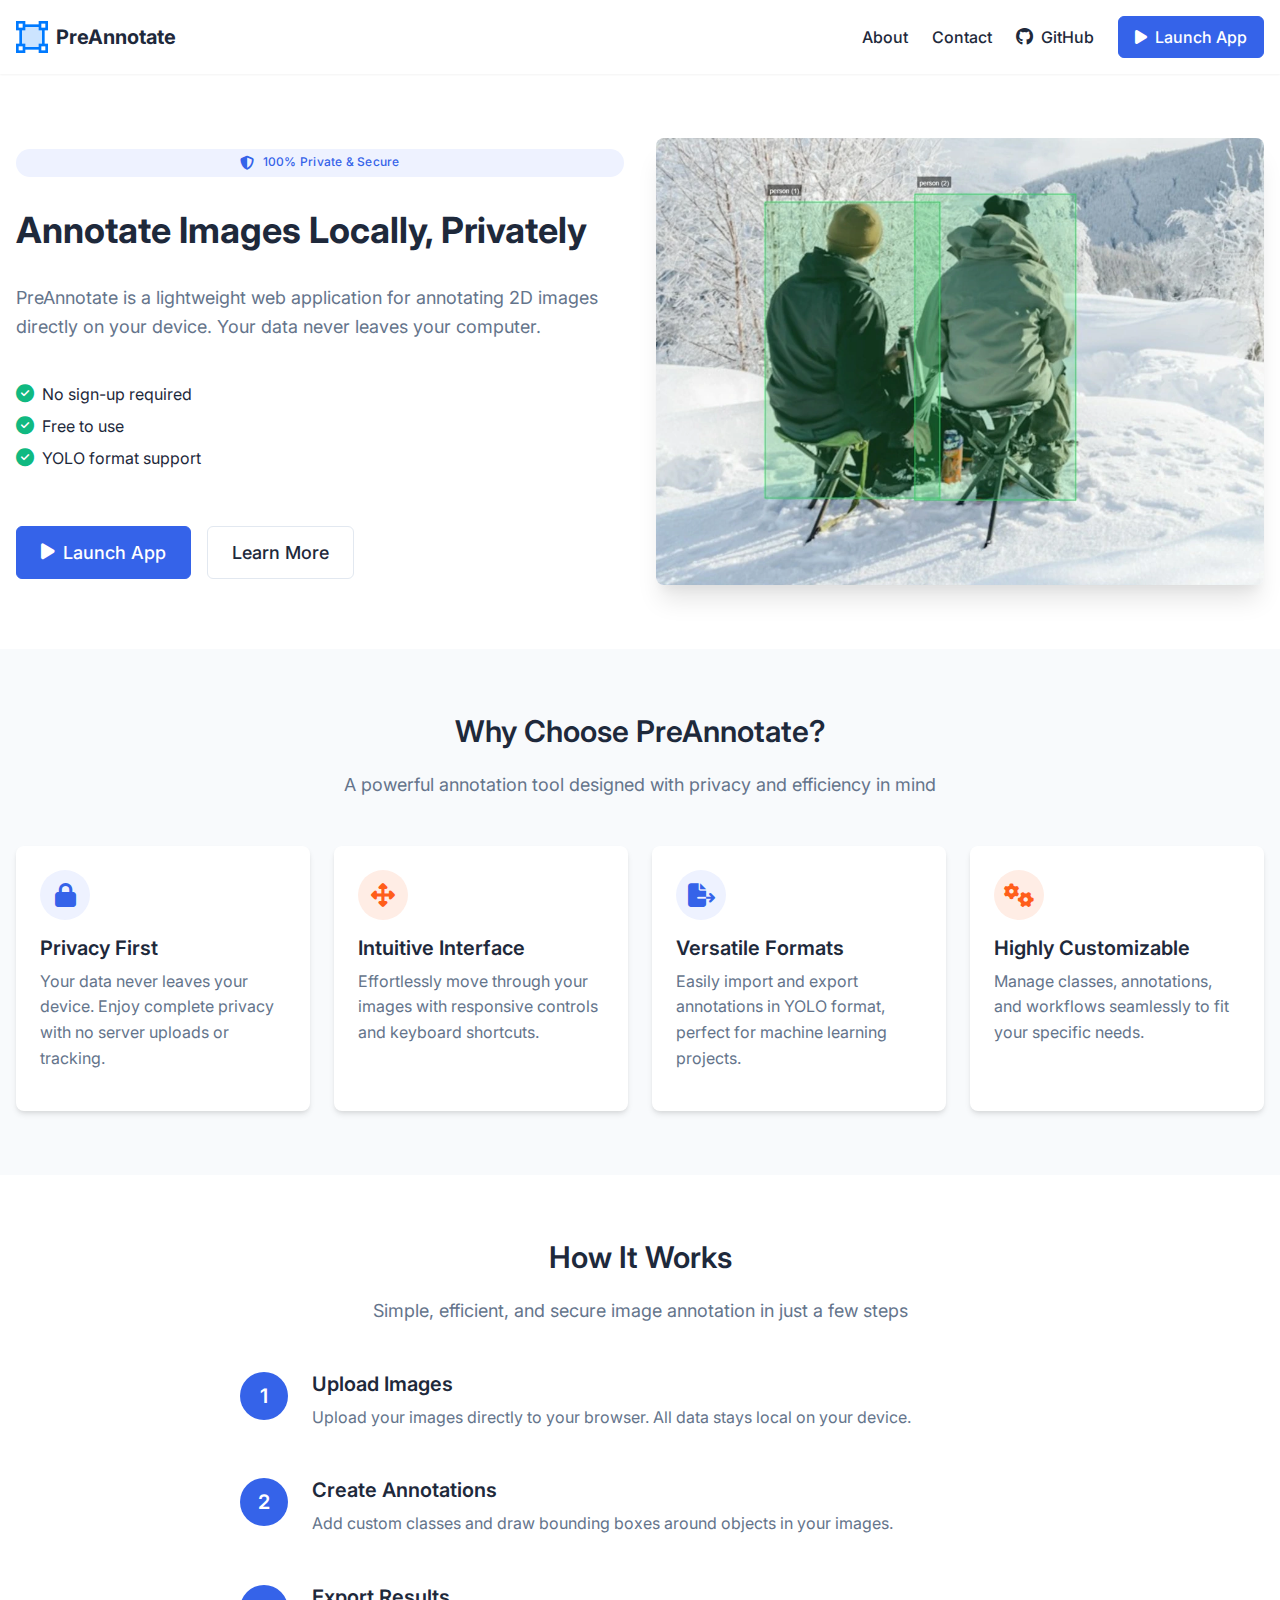
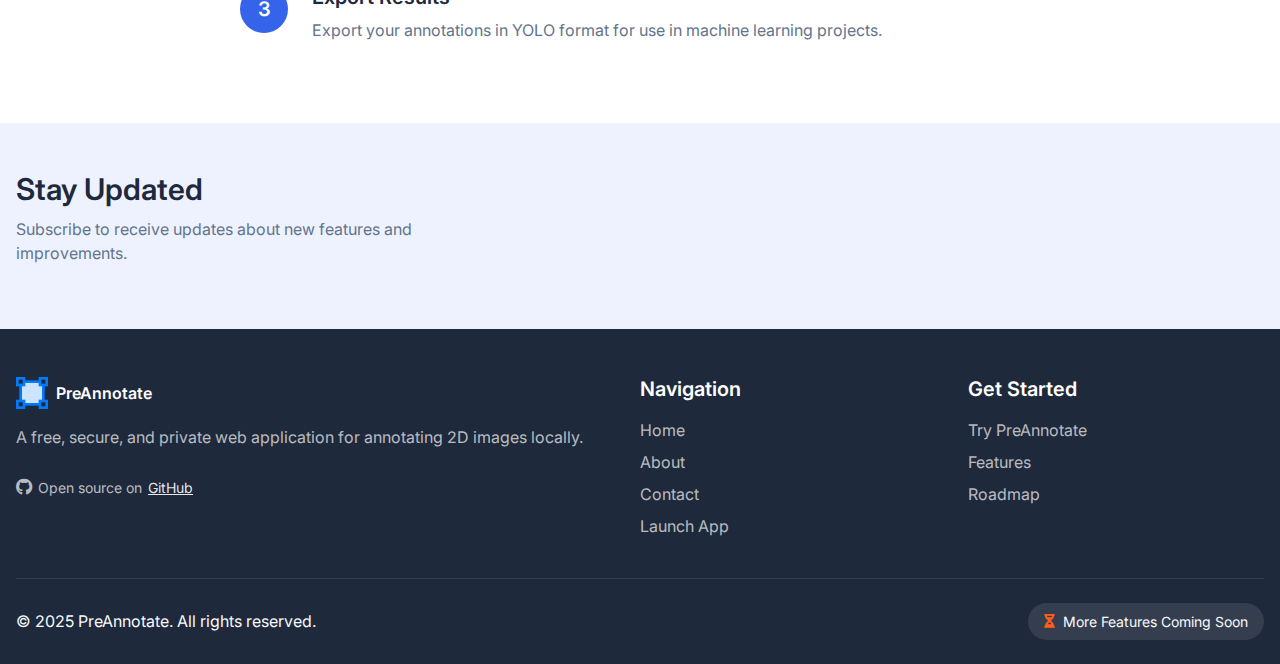
<file: index.html>
<!DOCTYPE html>
<html lang="en">
<head>
    <!-- Meta Tags for SEO -->
    <meta charset="UTF-8">
    <meta name="description" content="PreAnnotate is a secure, local image annotation tool that ensures your data stays on your device. Annotate 2D images effortlessly with our intuitive, privacy-focused web application.">
    <meta name="keywords" content="Image Annotation, 2D Image Tool, Privacy-Focused Annotation, Local Annotation Tool, Machine Learning Annotation">
    <meta name="viewport" content="width=device-width, initial-scale=1.0">
    <!-- Open Graph for Social Media -->
    <meta property="og:title" content="PreAnnotate - Secure Local Image Annotation Tool">
    <meta property="og:description" content="PreAnnotate is a free, secure, and private web application for annotating 2D images locally on your device. No data is uploaded to any server.">
    <meta property="og:url" content="https://www.preannotate.com/">
    <meta property="og:type" content="website">
    <meta property="og:image" content="https://www.preannotate.com/images/showcase.webp">
    <meta property="og:site_name" content="PreAnnotate">
    <!-- Canonical URL -->
    <link rel="canonical" href="https://www.preannotate.com/">
    <!-- Favicon and Icons -->
    <link rel="apple-touch-icon" sizes="180x180" href="/icons/apple-touch-icon.png">
    <link rel="icon" href="/icons/favicon.ico" type="image/x-icon">
    <link rel="icon" type="image/png" sizes="32x32" href="/icons/favicon-32x32.png">
    <link rel="icon" type="image/png" sizes="16x16" href="/icons/favicon-16x16.png">
    <link rel="manifest" href="/icons/site.webmanifest">
    <!-- Google Fonts -->
    <link rel="preconnect" href="https://fonts.googleapis.com">
    <link rel="preconnect" href="https://fonts.gstatic.com" crossorigin>
    <link href="https://fonts.googleapis.com/css2?family=Inter:wght@400;500;600;700&display=swap" rel="stylesheet">
    <!-- Stylesheets -->
    <link rel="stylesheet" href="/css/design-system.css">
    <link rel="stylesheet" href="/css/landing.css">
    <!-- Font Awesome for Icons -->
    <link rel="stylesheet" href="https://cdnjs.cloudflare.com/ajax/libs/font-awesome/6.4.0/css/all.min.css">
    <title>PreAnnotate - Secure Local Image Annotation Tool</title>
</head>
<body>
    <!-- Header & Navigation -->
    <header class="site-header">
        <div class="container">
            <div class="header-wrapper">
                <a href="/" class="logo-wrapper">
                    <img src="/icons/favicon-32x32.png" alt="PreAnnotate Logo" width="32" height="32">
                    <span class="logo-text">PreAnnotate</span>
                </a>
                <nav class="main-nav">
                    <ul class="nav-list">
                        <li><a href="/about" class="nav-link">About</a></li>
                        <li><a href="/contact" class="nav-link">Contact</a></li>
                        <li><a href="https://github.com/AndreiBulzan/preannotate" class="nav-link" target="_blank" rel="noopener noreferrer">
                            <i class="fab fa-github"></i> GitHub
                        </a></li>
                        <li><a href="/app" class="btn btn-primary"><i class="fas fa-play"></i> Launch App</a></li>
                    </ul>
                </nav>
                <button class="mobile-menu-toggle" aria-label="Toggle mobile menu">
                    <i class="fas fa-bars"></i>
                </button>
            </div>
        </div>
    </header>

    <main>
        <!-- Hero Section -->
        <section class="hero">
            <div class="container">
                <div class="hero-grid">
                    <div class="hero-content">
                        <div class="badge badge-primary">
                            <i class="fas fa-shield-alt"></i> 100% Private & Secure
                        </div>
                        <h1>Annotate Images Locally, Privately</h1>
                        <p class="hero-subtitle">
                            PreAnnotate is a lightweight web application for annotating 2D images directly on your device.
                            Your data never leaves your computer.
                        </p>
                        <div class="hero-features">
                            <div class="feature-item">
                                <i class="fas fa-check-circle"></i>
                                <span>No sign-up required</span>
                            </div>
                            <div class="feature-item">
                                <i class="fas fa-check-circle"></i>
                                <span>Free to use</span>
                            </div>
                            <div class="feature-item">
                                <i class="fas fa-check-circle"></i>
                                <span>YOLO format support</span>
                            </div>
                        </div>
                        <div class="hero-cta">
                            <a href="/app" class="btn btn-primary btn-lg">
                                <i class="fas fa-play"></i> Launch App
                            </a>
                            <a href="/about" class="btn btn-outline btn-lg">
                                Learn More
                            </a>
                        </div>
                    </div>
                    <div class="hero-image">
                        <img src="/images/showcase.webp" alt="PreAnnotate Interface" loading="lazy">
                        <div class="image-overlay"></div>
                    </div>
                </div>
            </div>
        </section>

        <!-- Features Section -->
        <section class="features">
            <div class="container">
                <div class="section-heading">
                    <h2>Why Choose PreAnnotate?</h2>
                    <p class="section-subtitle">A powerful annotation tool designed with privacy and efficiency in mind</p>
                </div>
                <div class="features-grid">
                    <div class="feature-card">
                        <div class="feature-icon">
                            <i class="fas fa-lock"></i>
                        </div>
                        <h3>Privacy First</h3>
                        <p>Your data never leaves your device. Enjoy complete privacy with no server uploads or tracking.</p>
                    </div>
                    <div class="feature-card">
                        <div class="feature-icon">
                            <i class="fas fa-arrows-alt"></i>
                        </div>
                        <h3>Intuitive Interface</h3>
                        <p>Effortlessly move through your images with responsive controls and keyboard shortcuts.</p>
                    </div>
                    <div class="feature-card">
                        <div class="feature-icon">
                            <i class="fas fa-file-export"></i>
                        </div>
                        <h3>Versatile Formats</h3>
                        <p>Easily import and export annotations in YOLO format, perfect for machine learning projects.</p>
                    </div>
                    <div class="feature-card">
                        <div class="feature-icon">
                            <i class="fas fa-cogs"></i>
                        </div>
                        <h3>Highly Customizable</h3>
                        <p>Manage classes, annotations, and workflows seamlessly to fit your specific needs.</p>
                    </div>
                </div>
            </div>
        </section>

        <!-- How It Works Section -->
        <section class="how-it-works">
            <div class="container">
                <div class="section-heading">
                    <h2>How It Works</h2>
                    <p class="section-subtitle">Simple, efficient, and secure image annotation in just a few steps</p>
                </div>
                <div class="steps">
                    <div class="step-item">
                        <div class="step-number">1</div>
                        <div class="step-content">
                            <h3>Upload Images</h3>
                            <p>Upload your images directly to your browser. All data stays local on your device.</p>
                        </div>
                    </div>
                    <div class="step-item">
                        <div class="step-number">2</div>
                        <div class="step-content">
                            <h3>Create Annotations</h3>
                            <p>Add custom classes and draw bounding boxes around objects in your images.</p>
                        </div>
                    </div>
                    <div class="step-item">
                        <div class="step-number">3</div>
                        <div class="step-content">
                            <h3>Export Results</h3>
                            <p>Export your annotations in YOLO format for use in machine learning projects.</p>
                        </div>
                    </div>
                </div>
            </div>
        </section>

        <!-- Newsletter Section -->
        <section class="newsletter">
            <div class="container">
                <div class="newsletter-wrapper">
                    <div class="newsletter-content">
                        <h2>Stay Updated</h2>
                        <p>Subscribe to receive updates about new features and improvements.</p>
                    </div>
                    <!-- Form code went here -->
                </div>
            </div>
        </section>
    </main>

    <!-- Footer -->
    <footer class="site-footer">
        <div class="container">
            <div class="footer-grid">
                <div class="footer-brand">
                    <a href="/" class="footer-logo">
                        <img src="/icons/favicon-32x32.png" alt="PreAnnotate Logo" width="32" height="32">
                        <span>PreAnnotate</span>
                    </a>
                    <p>A free, secure, and private web application for annotating 2D images locally.</p>
                    <p class="open-source-note">
                        <i class="fab fa-github"></i> Open source on 
                        <a href="https://github.com/AndreiBulzan/preannotate" target="_blank" rel="noopener noreferrer">GitHub</a>
                    </p>
                </div>
                <div class="footer-links">
                    <h4>Navigation</h4>
                    <ul>
                        <li><a href="/">Home</a></li>
                        <li><a href="/about">About</a></li>
                        <li><a href="/contact">Contact</a></li>
                        <li><a href="/app">Launch App</a></li>
                    </ul>
                </div>
                <div class="footer-links">
                    <h4>Get Started</h4>
                    <ul>
                        <li><a href="/app">Try PreAnnotate</a></li>
                        <li><a href="/about#features">Features</a></li>
                        <li><a href="/about#future">Roadmap</a></li>
                    </ul>
                </div>
            </div>
            <div class="footer-bottom">
                <p>&copy; 2025 PreAnnotate. All rights reserved.</p>
                <div class="coming-soon-badge">
                    <i class="fas fa-hourglass-half"></i>
                    <span>More Features Coming Soon</span>
                </div>
            </div>
        </div>
    </footer>

    <!-- Mobile Menu Script -->
    <script>
        document.addEventListener('DOMContentLoaded', function() {
            const mobileMenuToggle = document.querySelector('.mobile-menu-toggle');
            const mainNav = document.querySelector('.main-nav');

            mobileMenuToggle.addEventListener('click', function() {
                mainNav.classList.toggle('active');
                mobileMenuToggle.classList.toggle('active');
            });
        });
    </script>
</body>
</html>
</file>
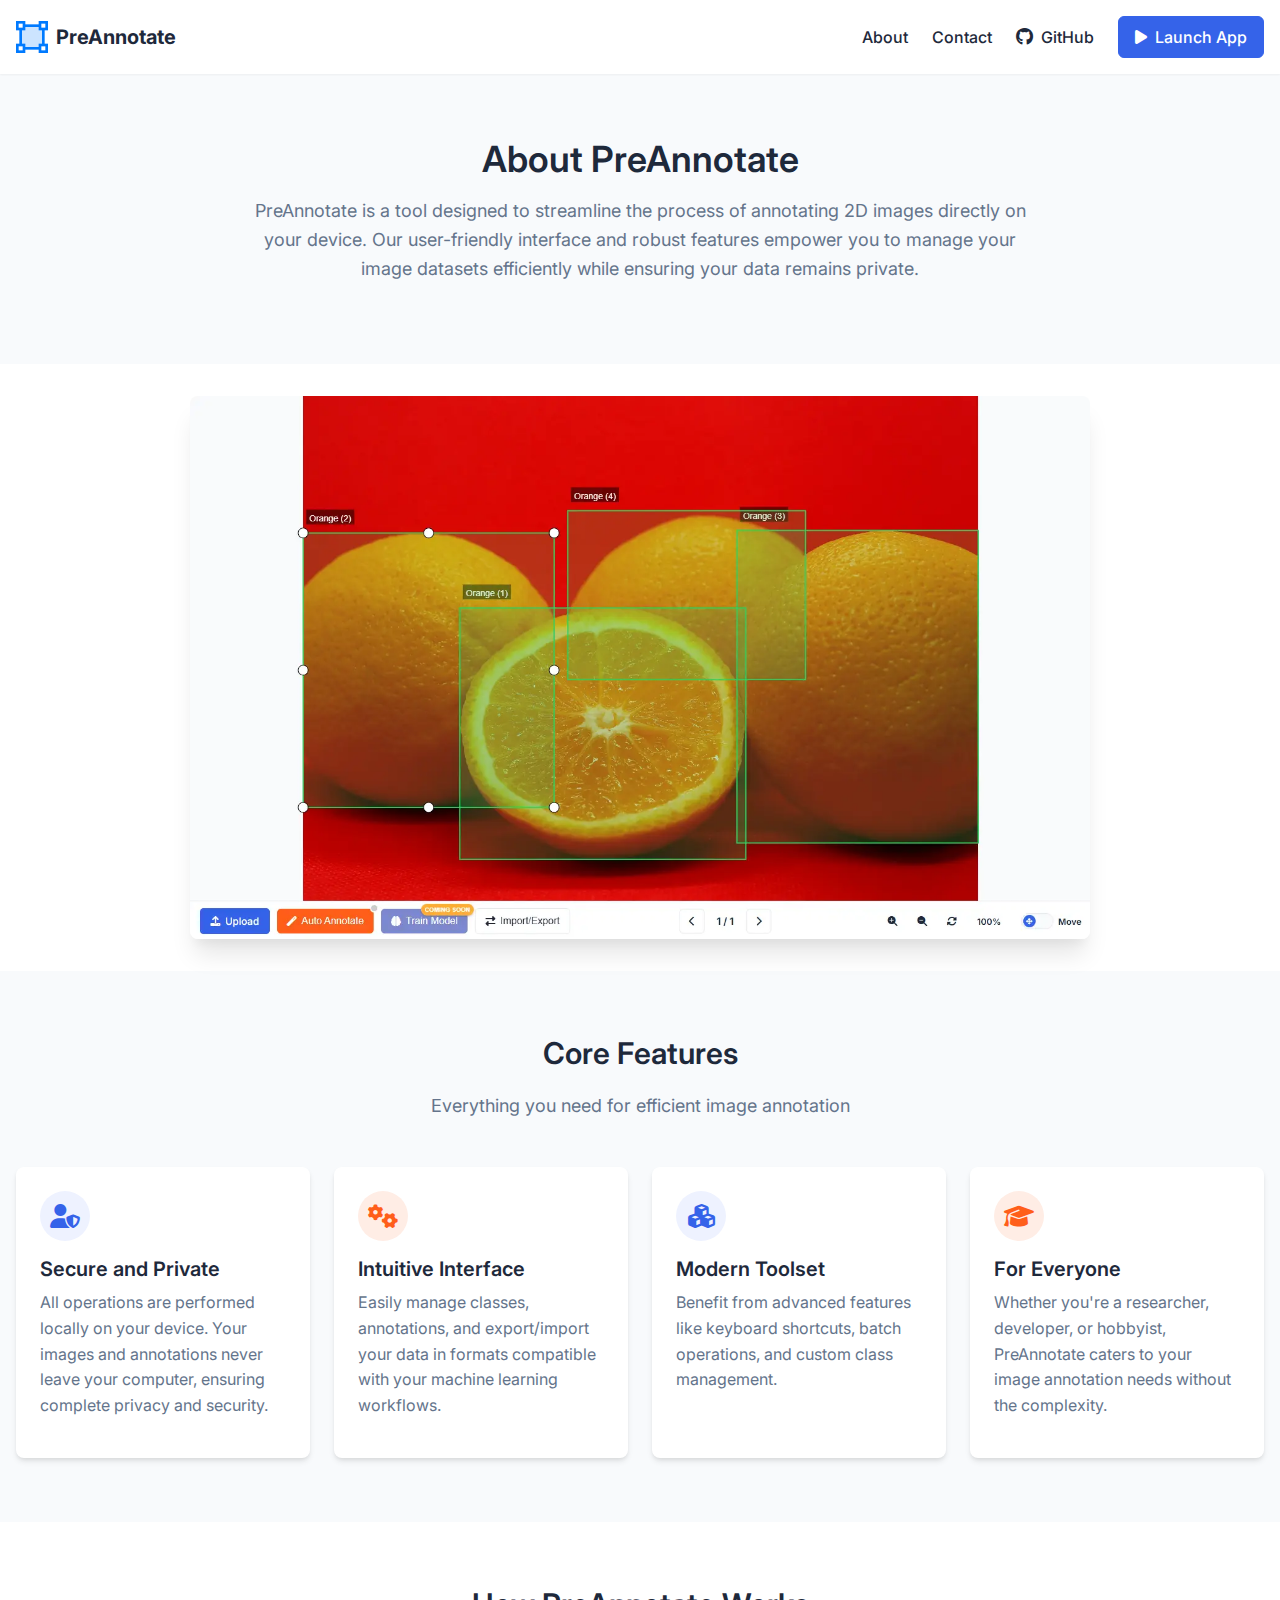
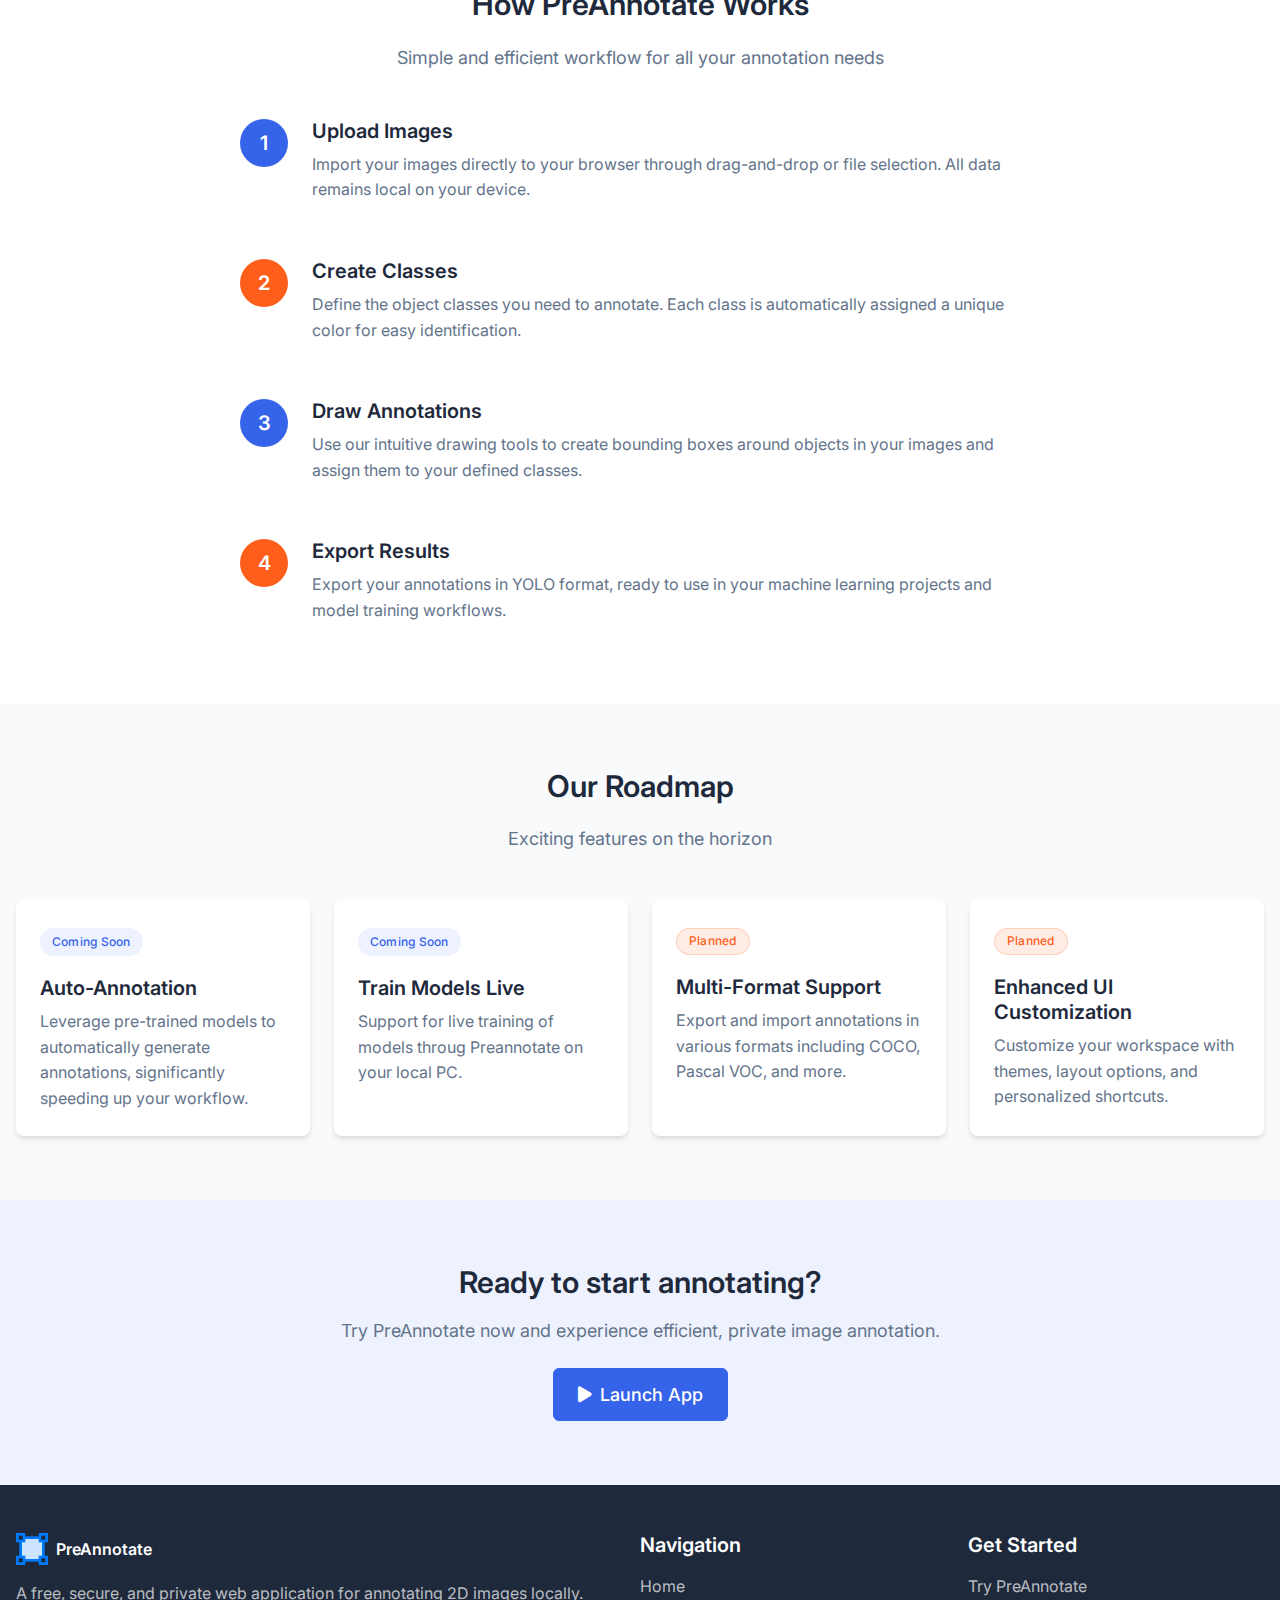
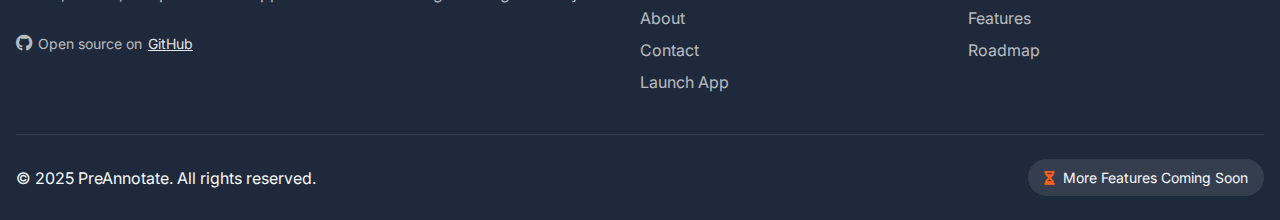
<file: about/index.html>
<!DOCTYPE html>
<html lang="en">
<head>
    <meta charset="UTF-8">
    <title>About PreAnnotate - Privacy-Focused Image Annotation</title>
    <meta name="description" content="Learn about PreAnnotate, a secure and private tool for annotating 2D images directly on your device with no data uploads.">
    <meta name="viewport" content="width=device-width, initial-scale=1.0">
    <!-- Google Fonts -->
    <link rel="preconnect" href="https://fonts.googleapis.com">
    <link rel="preconnect" href="https://fonts.gstatic.com" crossorigin>
    <link href="https://fonts.googleapis.com/css2?family=Inter:wght@400;500;600;700&display=swap" rel="stylesheet">
    <!-- Favicon -->
    <link rel="apple-touch-icon" sizes="180x180" href="/icons/apple-touch-icon.png">
    <link rel="icon" type="image/png" sizes="32x32" href="/icons/favicon-32x32.png">
    <link rel="icon" type="image/png" sizes="16x16" href="/icons/favicon-16x16.png">
    <link rel="manifest" href="/icons/site.webmanifest">
    <link rel="shortcut icon" href="/icons/favicon.ico" type="image/x-icon">
    <!-- CSS -->
    <link rel="stylesheet" href="/css/design-system.css">
    <link rel="stylesheet" href="/css/about.css">
    <!-- Font Awesome for Icons -->
    <link rel="stylesheet" href="https://cdnjs.cloudflare.com/ajax/libs/font-awesome/6.4.0/css/all.min.css">
</head>
<body>
    <!-- Header & Navigation -->
    <header class="site-header">
        <div class="container">
            <div class="header-wrapper">
                <a href="/" class="logo-wrapper">
                    <img src="/icons/favicon-32x32.png" alt="PreAnnotate Logo" width="32" height="32">
                    <span class="logo-text">PreAnnotate</span>
                </a>
                <nav class="main-nav">
                    <ul class="nav-list">
                        <li><a href="/about" class="nav-link">About</a></li>
                        <li><a href="/contact" class="nav-link">Contact</a></li>
                        <li><a href="https://github.com/AndreiBulzan/preannotate" class="nav-link" target="_blank" rel="noopener noreferrer">
                            <i class="fab fa-github"></i> GitHub
                        </a></li>
                        <li><a href="/app" class="btn btn-primary"><i class="fas fa-play"></i> Launch App</a></li>
                    </ul>
                </nav>
                <button class="mobile-menu-toggle" aria-label="Toggle mobile menu">
                    <i class="fas fa-bars"></i>
                </button>
            </div>
        </div>
    </header>

    <main>
        <!-- About Hero Section -->
        <section class="about-hero">
            <div class="container">
                <div class="about-hero-content">
                    <h1>About PreAnnotate</h1>
                    <p class="hero-subtitle">
                        PreAnnotate is a tool designed to streamline the process of
                        annotating 2D images directly on your device. Our user-friendly interface and robust
                        features empower you to manage your image datasets efficiently while ensuring your data
                        remains private.
                    </p>
                </div>
            </div>
        </section>

        <!-- About Showcase Section -->
        <section class="about-showcase">
            <div class="container">
                <div class="showcase-wrapper">
                    <img src="/images/about.webp" alt="PreAnnotate Application Interface" class="showcase-image">
                    <div class="showcase-overlay"></div>
                </div>
            </div>
        </section>

        <!-- Core Features Section -->
        <section class="core-features" id="features">
            <div class="container">
                <div class="section-heading">
                    <h2>Core Features</h2>
                    <p class="section-subtitle">Everything you need for efficient image annotation</p>
                </div>

                <div class="features-grid">
                    <div class="feature-card">
                        <div class="feature-icon">
                            <i class="fas fa-user-shield"></i>
                        </div>
                        <h3>Secure and Private</h3>
                        <p>All operations are performed locally on your device. Your images and annotations never leave your computer, ensuring complete privacy and security.</p>
                    </div>

                    <div class="feature-card">
                        <div class="feature-icon">
                            <i class="fas fa-cogs"></i>
                        </div>
                        <h3>Intuitive Interface</h3>
                        <p>Easily manage classes, annotations, and export/import your data in formats compatible with your machine learning workflows.</p>
                    </div>

                    <div class="feature-card">
                        <div class="feature-icon">
                            <i class="fas fa-cubes"></i>
                        </div>
                        <h3>Modern Toolset</h3>
                        <p>Benefit from advanced features like keyboard shortcuts, batch operations, and custom class management.</p>
                    </div>

                    <div class="feature-card">
                        <div class="feature-icon">
                            <i class="fas fa-graduation-cap"></i>
                        </div>
                        <h3>For Everyone</h3>
                        <p>Whether you're a researcher, developer, or hobbyist, PreAnnotate caters to your image annotation needs without the complexity.</p>
                    </div>
                </div>
            </div>
        </section>

        <!-- How It Works Section -->
        <section class="how-it-works">
            <div class="container">
                <div class="section-heading">
                    <h2>How PreAnnotate Works</h2>
                    <p class="section-subtitle">Simple and efficient workflow for all your annotation needs</p>
                </div>

                <div class="workflow">
                    <div class="workflow-step">
                        <div class="step-number">1</div>
                        <div class="step-content">
                            <h3>Upload Images</h3>
                            <p>Import your images directly to your browser through drag-and-drop or file selection. All data remains local on your device.</p>
                        </div>
                    </div>

                    <div class="workflow-step">
                        <div class="step-number">2</div>
                        <div class="step-content">
                            <h3>Create Classes</h3>
                            <p>Define the object classes you need to annotate. Each class is automatically assigned a unique color for easy identification.</p>
                        </div>
                    </div>

                    <div class="workflow-step">
                        <div class="step-number">3</div>
                        <div class="step-content">
                            <h3>Draw Annotations</h3>
                            <p>Use our intuitive drawing tools to create bounding boxes around objects in your images and assign them to your defined classes.</p>
                        </div>
                    </div>

                    <div class="workflow-step">
                        <div class="step-number">4</div>
                        <div class="step-content">
                            <h3>Export Results</h3>
                            <p>Export your annotations in YOLO format, ready to use in your machine learning projects and model training workflows.</p>
                        </div>
                    </div>
                </div>
            </div>
        </section>

        <!-- Roadmap Section -->
        <section class="roadmap" id="future">
            <div class="container">
                <div class="section-heading">
                    <h2>Our Roadmap</h2>
                    <p class="section-subtitle">Exciting features on the horizon</p>
                </div>

                <div class="roadmap-grid">
                    <div class="roadmap-item">
                        <div class="badge badge-primary">Coming Soon</div>
                        <h3>Auto-Annotation</h3>
                        <p>Leverage pre-trained models to automatically generate annotations, significantly speeding up your workflow.</p>
                    </div>

                    <div class="roadmap-item">
                        <div class="badge badge-primary">Coming Soon</div>
                        <h3>Train Models Live</h3>
                        <p>Support for live training of models throug Preannotate on your local PC.</p>
                    </div>

                    <div class="roadmap-item">
                        <div class="badge badge-secondary">Planned</div>
                        <h3>Multi-Format Support</h3>
                        <p>Export and import annotations in various formats including COCO, Pascal VOC, and more.</p>
                    </div>

                    <div class="roadmap-item">
                        <div class="badge badge-secondary">Planned</div>
                        <h3>Enhanced UI Customization</h3>
                        <p>Customize your workspace with themes, layout options, and personalized shortcuts.</p>
                    </div>
                </div>
            </div>
        </section>

        <!-- CTA Section -->
        <section class="cta-section">
            <div class="container">
                <div class="cta-content">
                    <h2>Ready to start annotating?</h2>
                    <p>Try PreAnnotate now and experience efficient, private image annotation.</p>
                    <a href="/app" class="btn btn-primary btn-lg">
                        <i class="fas fa-play"></i> Launch App
                    </a>
                </div>
            </div>
        </section>
    </main>

    <!-- Footer -->
    <footer class="site-footer">
        <div class="container">
            <div class="footer-grid">
                <div class="footer-brand">
                    <a href="/" class="footer-logo">
                        <img src="/icons/favicon-32x32.png" alt="PreAnnotate Logo" width="32" height="32">
                        <span>PreAnnotate</span>
                    </a>
                    <p>A free, secure, and private web application for annotating 2D images locally.</p>
                    <p class="open-source-note">
                        <i class="fab fa-github"></i> Open source on 
                        <a href="https://github.com/AndreiBulzan/preannotate" target="_blank" rel="noopener noreferrer">GitHub</a>
                    </p>
                </div>
                <div class="footer-links">
                    <h4>Navigation</h4>
                    <ul>
                        <li><a href="/">Home</a></li>
                        <li><a href="/about">About</a></li>
                        <li><a href="/contact">Contact</a></li>
                        <li><a href="/app">Launch App</a></li>
                    </ul>
                </div>
                <div class="footer-links">
                    <h4>Get Started</h4>
                    <ul>
                        <li><a href="/app">Try PreAnnotate</a></li>
                        <li><a href="/about#features">Features</a></li>
                        <li><a href="/about#future">Roadmap</a></li>
                    </ul>
                </div>
            </div>
            <div class="footer-bottom">
                <p>&copy; 2025 PreAnnotate. All rights reserved.</p>
                <div class="coming-soon-badge">
                    <i class="fas fa-hourglass-half"></i>
                    <span>More Features Coming Soon</span>
                </div>
            </div>
        </div>
    </footer>

    <!-- Mobile Menu Script -->
    <script>
        document.addEventListener('DOMContentLoaded', function() {
            const mobileMenuToggle = document.querySelector('.mobile-menu-toggle');
            const mainNav = document.querySelector('.main-nav');

            mobileMenuToggle.addEventListener('click', function() {
                mainNav.classList.toggle('active');
                mobileMenuToggle.classList.toggle('active');
            });
        });
    </script>
</body>
</html>
</file>
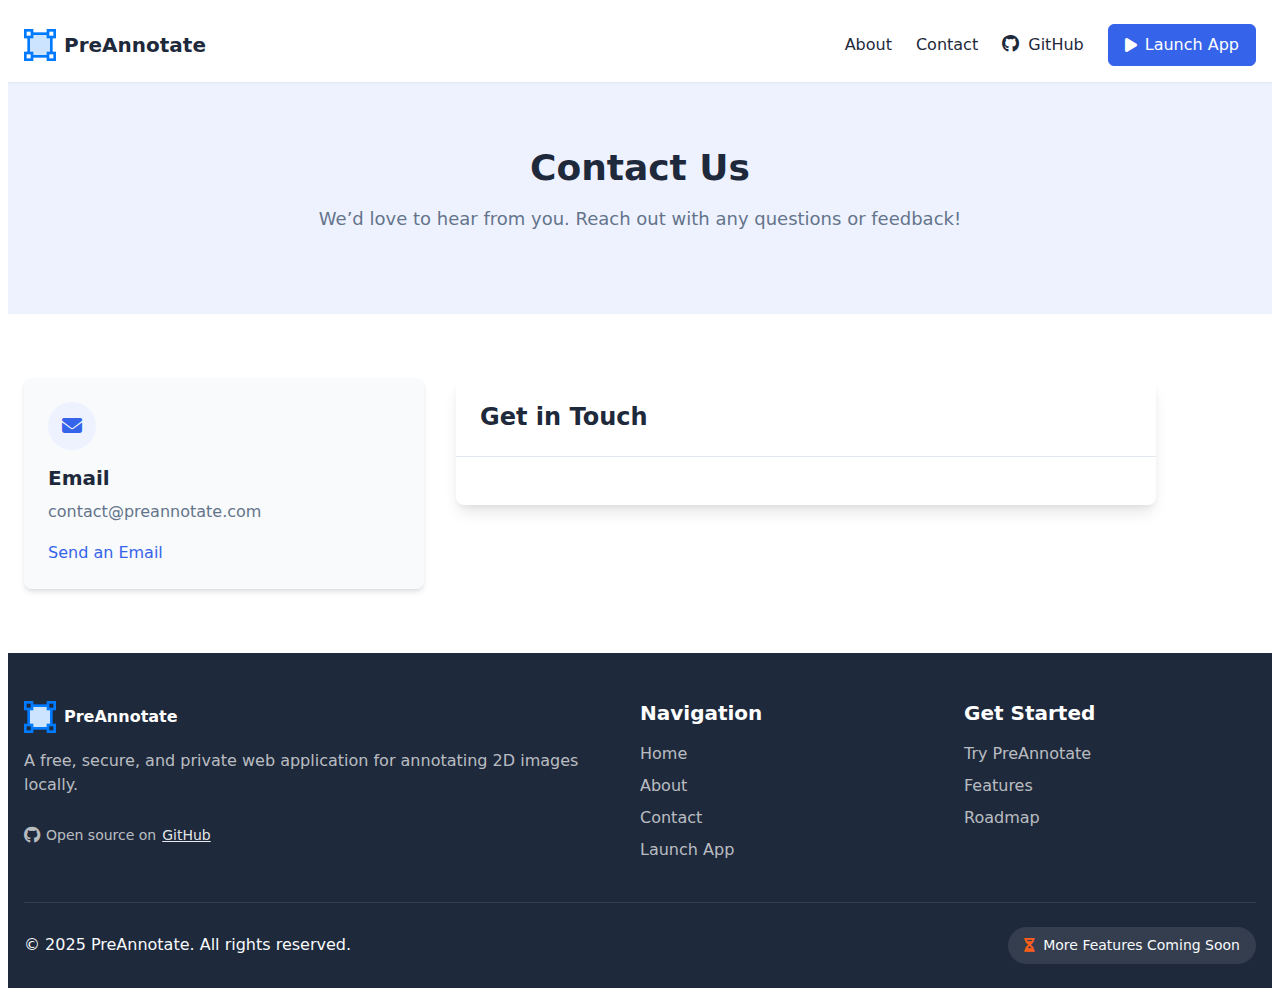
<file: contact/index.html>
<!DOCTYPE html>
<html lang="en">
<head>
  <meta charset="UTF-8">
  <meta name="description" content="Contact PreAnnotate – get in touch for support or inquiries regarding our secure, local image annotation tool.">
  <meta name="keywords" content="Contact, PreAnnotate, Image Annotation, Secure, Support">
  <meta name="viewport" content="width=device-width, initial-scale=1.0">
  <title>Contact – PreAnnotate</title>
  <!-- Stylesheets -->
  <link rel="stylesheet" href="/css/design-system.css">
  <link rel="stylesheet" href="/css/contact.css">
  <!-- Font Awesome for Icons -->
  <link rel="stylesheet" href="https://cdnjs.cloudflare.com/ajax/libs/font-awesome/6.4.0/css/all.min.css">
</head>
<body>
  <!-- Header & Navigation -->
  <header class="site-header">
    <div class="container">
      <div class="header-wrapper">
        <a href="/" class="logo-wrapper">
          <img src="/icons/favicon-32x32.png" alt="PreAnnotate Logo" width="32" height="32">
          <span class="logo-text">PreAnnotate</span>
        </a>
        <nav class="main-nav">
          <ul class="nav-list">
              <li><a href="/about" class="nav-link">About</a></li>
              <li><a href="/contact" class="nav-link">Contact</a></li>
              <li><a href="https://github.com/AndreiBulzan/preannotate" class="nav-link" target="_blank" rel="noopener noreferrer">
                  <i class="fab fa-github"></i> GitHub
              </a></li>
              <li><a href="/app" class="btn btn-primary"><i class="fas fa-play"></i> Launch App</a></li>
          </ul>
      </nav>
        <button class="mobile-menu-toggle" aria-label="Toggle mobile menu">
          <i class="fas fa-bars"></i>
        </button>
      </div>
    </div>
  </header>

  <!-- Main Content -->
  <main>
    <!-- Contact Hero Section -->
    <section class="contact-hero">
      <div class="container">
        <div class="contact-hero-content">
          <h1>Contact Us</h1>
          <p class="hero-subtitle">We’d love to hear from you. Reach out with any questions or feedback!</p>
        </div>
      </div>
    </section>

    <!-- Contact Form Section -->
    <section class="contact-form-section">
      <div class="container">
        <div class="contact-grid">
          <!-- Contact Info Cards -->
          <div class="contact-info">

            <div class="info-card">
              <div class="icon-wrapper">
                <i class="fas fa-envelope"></i>
              </div>
              <h3>Email</h3>
              <p>contact@preannotate.com</p>
              <a href="mailto:contact@preannotate.com" class="info-link">Send an Email</a>
            </div>
          </div>

          <!-- Contact Form Card -->
          <div class="form-container">
            <div class="card">
              <div class="card-header">
                <h2>Get in Touch</h2>
              </div>
              <div class="card-body">
                <!-- Form code went here -->
              </div>
            </div>
          </div>
        </div>
      </div>
    </section>
  </main>

  <!-- Footer -->
  <footer class="site-footer">
    <div class="container">
      <div class="footer-grid">
        <div class="footer-brand">
          <a href="/" class="footer-logo">
              <img src="/icons/favicon-32x32.png" alt="PreAnnotate Logo" width="32" height="32">
              <span>PreAnnotate</span>
          </a>
          <p>A free, secure, and private web application for annotating 2D images locally.</p>
          <p class="open-source-note">
              <i class="fab fa-github"></i> Open source on 
              <a href="https://github.com/AndreiBulzan/preannotate" target="_blank" rel="noopener noreferrer">GitHub</a>
          </p>
      </div>
        <div class="footer-links">
          <h4>Navigation</h4>
          <ul>
            <li><a href="/">Home</a></li>
            <li><a href="/about">About</a></li>
            <li><a href="/contact">Contact</a></li>
            <li><a href="/app">Launch App</a></li>
          </ul>
        </div>
        <div class="footer-links">
          <h4>Get Started</h4>
          <ul>
            <li><a href="/app">Try PreAnnotate</a></li>
            <li><a href="/about#features">Features</a></li>
            <li><a href="/about#future">Roadmap</a></li>
          </ul>
        </div>
      </div>
      <div class="footer-bottom">
        <p>&copy; 2025 PreAnnotate. All rights reserved.</p>
        <div class="coming-soon-badge">
          <i class="fas fa-hourglass-half"></i>
          <span>More Features Coming Soon</span>
        </div>
      </div>
    </div>
  </footer>

  <!-- Mobile Menu Script -->
  <script>
    document.addEventListener('DOMContentLoaded', function() {
      const mobileMenuToggle = document.querySelector('.mobile-menu-toggle');
      const mainNav = document.querySelector('.main-nav');

      mobileMenuToggle.addEventListener('click', function() {
        mainNav.classList.toggle('active');
        mobileMenuToggle.classList.toggle('active');
      });
    });
  </script>
</body>
</html>
</file>
<file: css/design-system.css>
/* Modern Design System for PreAnnotate */

:root {
  /* Primary Color Palette */
  --color-primary: #3563E9;         /* Vibrant blue - brand primary */
  --color-primary-dark: #2447C0;    /* Darker blue for hover states */
  --color-primary-light: #EEF2FF;   /* Light blue for backgrounds */

  /* Secondary Colors */
  --color-secondary: #FF5E1A;       /* Vivid orange - accent */
  --color-secondary-dark: #E04500;  /* Darker orange for hover */
  --color-secondary-light: #FFEDE5; /* Light orange for subtle elements */

  /* Neutral Colors */
  --color-background: #FFFFFF;      /* White background */
  --color-surface: #F8FAFC;         /* Off-white for cards/panels */
  --color-border: #E2E8F0;          /* Light gray for borders */

  /* Text Colors */
  --color-text-primary: #1E293B;    /* Dark slate for primary text */
  --color-text-secondary: #64748B;  /* Medium slate for secondary text */
  --color-text-disabled: #94A3B8;   /* Light slate for disabled text */
  --color-text-on-primary: #FFFFFF; /* White text on primary color */

  /* Functional Colors */
  --color-success: #10B981;         /* Green for success states */
  --color-warning: #F59E0B;         /* Amber for warnings */
  --color-error: #EF4444;           /* Red for errors */
  --color-info: #3B82F6;            /* Blue for info */

  /* App Specific Colors */
  --color-canvas-bg: #F8FAFC;       /* Background for canvas area */
  --color-sidebar-bg: #FFFFFF;      /* Sidebar background */
  --color-toolbar-bg: #FFFFFF;      /* Toolbar background */
  --color-modal-overlay: rgba(15, 23, 42, 0.5); /* Modal background overlay */

  /* Shadows */
  --shadow-sm: 0 1px 2px 0 rgba(0, 0, 0, 0.05);
  --shadow-md: 0 4px 6px -1px rgba(0, 0, 0, 0.1), 0 2px 4px -1px rgba(0, 0, 0, 0.06);
  --shadow-lg: 0 10px 15px -3px rgba(0, 0, 0, 0.1), 0 4px 6px -2px rgba(0, 0, 0, 0.05);
  --shadow-xl: 0 20px 25px -5px rgba(0, 0, 0, 0.1), 0 10px 10px -5px rgba(0, 0, 0, 0.04);

  /* Typography */
  --font-primary: 'Inter', system-ui, -apple-system, BlinkMacSystemFont, 'Segoe UI', Roboto, Oxygen, Ubuntu, Cantarell, 'Open Sans', 'Helvetica Neue', sans-serif;
  --font-mono: 'JetBrains Mono', 'SF Mono', 'Roboto Mono', Menlo, Monaco, Consolas, 'Liberation Mono', 'Courier New', monospace;

  /* Font Sizes */
  --text-xs: 0.75rem;    /* 12px */
  --text-sm: 0.875rem;   /* 14px */
  --text-base: 1rem;     /* 16px */
  --text-lg: 1.125rem;   /* 18px */
  --text-xl: 1.25rem;    /* 20px */
  --text-2xl: 1.5rem;    /* 24px */
  --text-3xl: 1.875rem;  /* 30px */
  --text-4xl: 2.25rem;   /* 36px */

  /* Line Heights */
  --leading-none: 1;
  --leading-tight: 1.25;
  --leading-snug: 1.375;
  --leading-normal: 1.5;
  --leading-relaxed: 1.625;
  --leading-loose: 2;

  /* Spacing */
  --space-1: 0.25rem;   /* 4px */
  --space-2: 0.5rem;    /* 8px */
  --space-3: 0.75rem;   /* 12px */
  --space-4: 1rem;      /* 16px */
  --space-5: 1.25rem;   /* 20px */
  --space-6: 1.5rem;    /* 24px */
  --space-8: 2rem;      /* 32px */
  --space-10: 2.5rem;   /* 40px */
  --space-12: 3rem;     /* 48px */
  --space-16: 4rem;     /* 64px */

  /* Border Radius */
  --radius-sm: 0.125rem; /* 2px */
  --radius-md: 0.375rem; /* 6px */
  --radius-lg: 0.5rem;   /* 8px */
  --radius-xl: 0.75rem;  /* 12px */
  --radius-2xl: 1rem;    /* 16px */
  --radius-full: 9999px; /* Full rounded (for circles, pills) */

  /* Transitions */
  --transition-fast: 150ms;
  --transition-normal: 250ms;
  --transition-slow: 350ms;

  /* Z-index layers */
  --z-0: 0;
  --z-10: 10;
  --z-20: 20;
  --z-30: 30;
  --z-40: 40;
  --z-50: 50;
  --z-modal: 100;
  --z-tooltip: 200;
  --z-toast: 300;
}

/* Base Typography */
body {
  font-family: var(--font-primary);
  font-size: var(--text-base);
  line-height: var(--leading-normal);
  color: var(--color-text-primary);
  background-color: var(--color-background);
  -webkit-font-smoothing: antialiased;
  -moz-osx-font-smoothing: grayscale;
}

h1, h2, h3, h4, h5, h6 {
  margin: 0;
  line-height: var(--leading-tight);
  font-weight: 600;
}

h1 {
  font-size: var(--text-4xl);
  margin-bottom: var(--space-6);
}

h2 {
  font-size: var(--text-3xl);
  margin-bottom: var(--space-5);
}

h3 {
  font-size: var(--text-2xl);
  margin-bottom: var(--space-4);
}

h4 {
  font-size: var(--text-xl);
  margin-bottom: var(--space-3);
}

p {
  margin: 0 0 var(--space-4) 0;
}

a {
  color: var(--color-primary);
  text-decoration: none;
  transition: color var(--transition-fast) ease;
}

a:hover {
  color: var(--color-primary-dark);
}

/* Modern Button Styles */
.btn {
  display: inline-flex;
  align-items: center;
  justify-content: center;
  gap: var(--space-2);
  font-size: var(--text-base);
  font-weight: 500;
  line-height: var(--leading-normal);
  padding: var(--space-2) var(--space-4);
  border-radius: var(--radius-md);
  border: none;
  cursor: pointer;
  transition: all var(--transition-fast) ease;
  text-decoration: none;
}

.btn-primary {
  background-color: var(--color-primary);
  color: var(--color-text-on-primary);
  border: 1px solid var(--color-primary);
  transition: all var(--transition-fast) ease;
}

.btn-primary:hover {
  background-color: var(--color-primary-dark); /* Use darker background instead of light */
  color: var(--color-text-on-primary); /* Keep text white for better contrast */
  border-color: var(--color-primary-dark);
  box-shadow: 0 2px 5px rgba(var(--color-primary-rgb), 0.4); /* Add subtle shadow for depth */
}

/* Add focus state for accessibility */
.btn-primary:focus {
  outline: none;
  box-shadow: 0 0 0 3px rgba(var(--color-primary-rgb), 0.3);
}

.btn-secondary {
  background-color: var(--color-secondary);
  color: var(--color-text-on-primary);
}

.btn-secondary:hover {
  background-color: var(--color-secondary-dark);
}

.btn-outline {
  background-color: transparent;
  border: 1px solid var(--color-border);
  color: var(--color-text-primary);
}

.btn-outline:hover {
  border-color: var(--color-primary);
  color: var(--color-primary);
  background-color: var(--color-primary-light);
}

.btn-ghost {
  background-color: transparent;
  color: var(--color-text-primary);
}

.btn-ghost:hover {
  background-color: var(--color-surface);
}

.btn-icon {
  width: 40px;
  height: 40px;
  padding: 0;
  border-radius: var(--radius-md);
  display: inline-flex;
  align-items: center;
  justify-content: center;
}

/* Form Elements */
.form-group {
  margin-bottom: var(--space-4);
}

.form-label {
  display: block;
  margin-bottom: var(--space-2);
  font-weight: 500;
  color: var(--color-text-secondary);
}

.form-control {
  display: block;
  width: 100%;
  padding: var(--space-2) var(--space-3);
  font-size: var(--text-base);
  line-height: var(--leading-normal);
  color: var(--color-text-primary);
  background-color: var(--color-background);
  border: 1px solid var(--color-border);
  border-radius: var(--radius-md);
  transition: border-color var(--transition-fast) ease, box-shadow var(--transition-fast) ease;
}

.form-control:focus {
  border-color: var(--color-primary);
  box-shadow: 0 0 0 3px var(--color-primary-light);
  outline: none;
}

/* Card Styles */
.card {
  background-color: var(--color-background);
  border-radius: var(--radius-lg);
  box-shadow: var(--shadow-md);
  overflow: hidden;
}

.card-header {
  padding: var(--space-4) var(--space-6);
  border-bottom: 1px solid var(--color-border);
}

.card-body {
  padding: var(--space-6);
}

.card-footer {
  padding: var(--space-4) var(--space-6);
  border-top: 1px solid var(--color-border);
}

/* Badge Styles */
.badge {
  display: inline-flex;
  align-items: center;
  justify-content: center;
  font-size: var(--text-sm);
  font-weight: 500;
  line-height: 1.4; /* Improved line height */
  padding: var(--space-2) var(--space-3); /* Increased padding */
  border-radius: var(--radius-full);
  margin: var(--space-1) 0; /* Add some vertical margin */
}

.badge i {
  margin-right: var(--space-2); /* Add space between icon and text */
  font-size: 14px; /* Slightly larger icon */
}

.badge-primary {
  background-color: var(--color-primary-light);
  color: var(--color-primary);
  border: 1px solid rgba(var(--color-primary-rgb), 0.3); /* Add subtle border */
  height: auto; /* Allow natural height */
  min-height: 28px; /* Set minimum height */
}

/* When within hero-content */
.hero-content .badge {
  margin-bottom: var(--space-2); /* Extra margin when in hero */
}

.badge-secondary {
    background-color: var(--color-secondary-light, #FFEDE5); /* Light orange */
    color: var(--color-secondary, #FF5E1A); /* Vivid orange */
    border: 1px solid rgba(255, 94, 26, 0.2); /* Subtle border */
}

/* Add some spacing when badge is at the top of roadmap items */
.roadmap-item .badge {
    margin-bottom: var(--space-2);
}

/* Make sure both primary and secondary badges have the same visual weight */
.badge-primary, .badge-secondary {
    padding: var(--space-1) var(--space-3); /* Consistent padding */
    font-size: 0.75rem; /* Consistent font size */
    letter-spacing: 0.02em; /* Slight letter spacing for readability */
}

/* Modern Scroll Bar */
::-webkit-scrollbar {
  width: 8px;
  height: 8px;
}

::-webkit-scrollbar-track {
  background: var(--color-surface);
}

::-webkit-scrollbar-thumb {
  background: #CBD5E1;
  border-radius: var(--radius-full);
}

::-webkit-scrollbar-thumb:hover {
  background: #94A3B8;
}
</file>
<file: css/landing.css>
/* Global Reset & Responsiveness */
*,
*::before,
*::after {
  box-sizing: border-box;
}

html,
body {
  margin: 0;
  padding: 0;
  overflow-x: hidden;
}

img {
  max-width: 100%;
  height: auto;
}

/* Modern Landing Page Styles */

/* Base Layout */
.container {
  width: 100%;
  max-width: 1280px;
  margin: 0 auto;
  padding: 0 var(--space-4);
}

/* Utility Classes */
.btn-lg {
  padding: var(--space-3) var(--space-6);
  font-size: var(--text-lg);
}

/* Header & Navigation */
.site-header {
  position: sticky;
  top: 0;
  background-color: var(--color-background);
  box-shadow: var(--shadow-sm);
  padding: var(--space-4) 0;
  z-index: var(--z-30);
}

.header-wrapper {
  display: flex;
  align-items: center;
  justify-content: space-between;
}

.logo-wrapper {
  display: flex;
  align-items: center;
  gap: var(--space-2);
  text-decoration: none;
}

.logo-text {
  font-size: var(--text-xl);
  font-weight: 700;
  color: var(--color-text-primary);
}

.main-nav .nav-list {
  display: flex;
  align-items: center;
  list-style: none;
  padding: 0;
  margin: 0;
  gap: var(--space-6);
}

.nav-link {
  color: var(--color-text-primary);
  font-weight: 500;
  transition: color var(--transition-fast) ease;
}

.nav-link:hover {
  color: var(--color-primary);
}

.mobile-menu-toggle {
  display: none;
  background: none;
  border: none;
  font-size: var(--text-xl);
  color: var(--color-text-primary);
  cursor: pointer;
}

/* Hero Section */
.hero {
  padding: var(--space-16) 0;
  background-color: var(--color-background);
  position: relative;
  overflow: hidden;
}

.hero-grid {
  display: grid;
  grid-template-columns: 1fr 1fr;
  gap: var(--space-8);
  align-items: center;
}

.hero-content {
  display: flex;
  flex-direction: column;
  gap: var(--space-4);
}

.hero h1 {
  font-size: var(--text-4xl);
  line-height: 1.2;
  margin-top: var(--space-2);
  margin-bottom: var(--space-4);
  color: var(--color-text-primary);
  font-weight: 700;
}

.hero-subtitle {
  font-size: var(--text-lg);
  line-height: 1.6;
  color: var(--color-text-secondary);
  margin-bottom: var(--space-6);
}

.hero-features {
  display: flex;
  flex-direction: column;
  gap: var(--space-2);
  margin-bottom: var(--space-6);
}

.feature-item {
  display: flex;
  align-items: center;
  gap: var(--space-2);
}

.feature-item i {
  color: var(--color-success);
  font-size: var(--text-lg);
}

.hero-cta {
  display: flex;
  gap: var(--space-4);
  margin-top: var(--space-4);
}

.hero-image {
  position: relative;
  border-radius: var(--radius-lg);
  overflow: hidden;
  box-shadow: var(--shadow-xl);
}

.hero-image img {
  width: 100%;
  height: auto;
  display: block;
  transform: scale(1.02); /* Slight scale to avoid white borders */
}

.image-overlay {
  position: absolute;
  top: 0;
  left: 0;
  right: 0;
  bottom: 0;
  background: linear-gradient(135deg, rgba(var(--color-primary-rgb), 0.1), rgba(var(--color-secondary-rgb), 0.1));
  border-radius: var(--radius-lg);
}

/* Features Section */
.features {
  padding: var(--space-16) 0;
  background-color: var(--color-surface);
}

.section-heading {
  text-align: center;
  max-width: 700px;
  margin: 0 auto var(--space-12);
}

.section-subtitle {
  font-size: var(--text-lg);
  color: var(--color-text-secondary);
  margin-top: var(--space-2);
}

.features-grid {
  display: grid;
  grid-template-columns: repeat(auto-fit, minmax(280px, 1fr));
  gap: var(--space-6);
}

.feature-card {
  background-color: var(--color-background);
  border-radius: var(--radius-lg);
  padding: var(--space-6);
  box-shadow: var(--shadow-md);
  transition: transform var(--transition-normal) ease, box-shadow var(--transition-normal) ease;
}

.feature-card:hover {
  transform: translateY(-5px);
  box-shadow: var(--shadow-lg);
}

.feature-icon {
  width: 50px;
  height: 50px;
  background-color: var(--color-primary-light);
  color: var(--color-primary);
  border-radius: var(--radius-full);
  display: flex;
  align-items: center;
  justify-content: center;
  font-size: var(--text-2xl);
  margin-bottom: var(--space-4);
}

.feature-card:nth-child(2n) .feature-icon {
  background-color: var(--color-secondary-light);
  color: var(--color-secondary);
}

.feature-card h3 {
  margin-bottom: var(--space-2);
  font-size: var(--text-xl);
}

.feature-card p {
  color: var(--color-text-secondary);
  line-height: 1.6;
}

/* How It Works Section */
.how-it-works {
  padding: var(--space-16) 0;
  background-color: var(--color-background);
}

.steps {
  margin-top: var(--space-10);
  display: flex;
  flex-direction: column;
  gap: var(--space-8);
  max-width: 800px;
  margin-left: auto;
  margin-right: auto;
}

.step-item {
  display: flex;
  gap: var(--space-6);
  align-items: flex-start;
}

.step-number {
  width: 48px;
  height: 48px;
  background-color: var(--color-primary);
  color: white;
  border-radius: var(--radius-full);
  display: flex;
  align-items: center;
  justify-content: center;
  font-size: var(--text-xl);
  font-weight: 600;
  flex-shrink: 0;
}

.step-content h3 {
  margin-bottom: var(--space-2);
  font-size: var(--text-xl);
}

.step-content p {
  color: var(--color-text-secondary);
  line-height: 1.6;
}

/* Newsletter Section */
.newsletter {
  padding: var(--space-12) 0;
  background-color: var(--color-primary-light);
}

.newsletter-wrapper {
  display: flex;
  align-items: center;
  justify-content: space-between;
  gap: var(--space-8);
}

.newsletter-content {
  max-width: 500px;
}

.newsletter-content h2 {
  margin-bottom: var(--space-2);
}

.newsletter-content p {
  color: var(--color-text-secondary);
}

.newsletter-form {
  flex-grow: 1;
  max-width: 500px;
}

.newsletter-form .form-group {
  display: flex;
  gap: var(--space-2);
  margin-bottom: 0;
}

.newsletter-form .form-control {
  flex-grow: 1;
}

/* Footer */
.site-footer {
  padding: var(--space-12) 0 var(--space-6);
  background-color: var(--color-text-primary);
  color: var(--color-surface);
}

.footer-grid {
  display: grid;
  grid-template-columns: 2fr 1fr 1fr;
  gap: var(--space-8);
  margin-bottom: var(--space-10);
}

.footer-brand {
  display: flex;
  flex-direction: column;
  gap: var(--space-4);
}

.footer-logo {
  display: flex;
  align-items: center;
  gap: var(--space-2);
  color: white;
  text-decoration: none;
  font-weight: 600;
}

.footer-brand p {
  color: rgba(255, 255, 255, 0.7);
  margin-bottom: 0;
}

.footer-links h4 {
  color: white;
  margin-bottom: var(--space-4);
}

.footer-links ul {
  list-style: none;
  padding: 0;
  margin: 0;
  display: flex;
  flex-direction: column;
  gap: var(--space-2);
}

.footer-links a {
  color: rgba(255, 255, 255, 0.7);
  transition: color var(--transition-fast) ease;
  text-decoration: none;
}

.footer-links a:hover {
  color: white;
}

.footer-bottom {
  border-top: 1px solid rgba(255, 255, 255, 0.1);
  padding-top: var(--space-6);
  display: flex;
  justify-content: space-between;
  align-items: center;
}

.footer-bottom p {
  margin-bottom: 0;
}

.coming-soon-badge {
  display: flex;
  align-items: center;
  gap: var(--space-2);
  background-color: rgba(255, 255, 255, 0.1);
  padding: var(--space-2) var(--space-4);
  border-radius: var(--radius-full);
  font-size: var(--text-sm);
}

.coming-soon-badge i {
  color: var(--color-secondary);
}

/* Responsive Styles */
@media (max-width: 1024px) {
  .hero-grid {
    grid-template-columns: 1fr;
  }

  .hero-content {
    text-align: center;
    align-items: center;
  }

  .hero-image {
    margin-top: var(--space-6);
    max-width: 700px;
    margin-left: auto;
    margin-right: auto;
  }

  .newsletter-wrapper {
    flex-direction: column;
    text-align: center;
  }

  .newsletter-form {
    width: 100%;
  }
}

@media (max-width: 768px) {
  .mobile-menu-toggle {
    display: block;
  }

  .main-nav {
    position: fixed;
    top: 72px;
    right: -100%;
    width: 80%;
    max-width: 320px;
    height: calc(100vh - 72px);
    background-color: var(--color-background);
    box-shadow: var(--shadow-lg);
    transition: right var(--transition-normal) ease;
    z-index: var(--z-20);
  }

  .main-nav.active {
    right: 0;
  }

  .main-nav .nav-list {
    flex-direction: column;
    align-items: flex-start;
    padding: var(--space-6);
    gap: var(--space-8);
  }

  .footer-grid {
    grid-template-columns: 1fr;
    gap: var(--space-10);
  }

  .features-grid {
    grid-template-columns: 1fr;
  }

  .hero-cta {
    flex-direction: column;
    width: 100%;
  }

  .hero-cta .btn {
    width: 100%;
  }

  .steps {
    padding: 0 var(--space-4);
  }

  .step-item {
    flex-direction: column;
    align-items: center;
    text-align: center;
  }

  .newsletter-form .form-group {
    flex-direction: column;
  }

  .footer-bottom {
    flex-direction: column;
    gap: var(--space-4);
    text-align: center;
  }
}

@media (max-width: 480px) {
  .hero {
    padding: var(--space-10) 0;
  }

  .hero h1 {
    font-size: var(--text-3xl);
  }

  .section-heading h2 {
    font-size: var(--text-2xl);
  }

  .features,
  .how-it-works {
    padding: var(--space-10) 0;
  }

  .section-heading {
    margin-bottom: var(--space-8);
  }

  .feature-card {
    padding: var(--space-4);
  }

  .coming-soon-badge span {
    display: none;
  }
}

/* GitHub link and open source styling */
.nav-link .fa-github {
  font-size: 1.1em;
  margin-right: 4px;
}

.open-source-note {
  display: flex;
  align-items: center;
  gap: 6px;
  margin-top: var(--space-3);
  font-size: var(--text-sm);
  color: rgba(255, 255, 255, 0.8);
}

.open-source-note .fa-github {
  font-size: 1.2em;
}

.open-source-note a {
  color: rgba(255, 255, 255, 0.9);
  text-decoration: underline;
  transition: color var(--transition-fast) ease;
}

.open-source-note a:hover {
  color: white;
  text-decoration: underline;
}

/* GitHub corner badge for desktop (optional) */
.github-corner {
  position: fixed;
  top: 0;
  right: 0;
  z-index: var(--z-50);
}

.github-corner svg {
  fill: var(--color-primary);
  color: var(--color-background);
  width: 70px;
  height: 70px;
}

@media (max-width: 768px) {
  .github-corner {
      display: none; /* Hide on mobile to save space */
  }
}
</file>
<file: css/about.css>
/* Global Reset & Responsiveness */
*,
*::before,
*::after {
  box-sizing: border-box;
}

html,
body {
  overflow-x: hidden;
  margin: 0;
  padding: 0;
}

img {
  max-width: 100%;
  height: auto;
}

/* Modern About Page Styles */

/* Base Layout */
.container {
  width: 100%;
  max-width: 1280px;
  margin: 0 auto;
  padding: 0 var(--space-4);
}

/* Header & Navigation (same as other pages) */
.site-header {
  position: sticky;
  top: 0;
  background-color: var(--color-background);
  box-shadow: var(--shadow-sm);
  padding: var(--space-4) 0;
  z-index: var(--z-30);
}

.header-wrapper {
  display: flex;
  align-items: center;
  justify-content: space-between;
}

.logo-wrapper {
  display: flex;
  align-items: center;
  gap: var(--space-2);
  text-decoration: none;
}

.logo-text {
  font-size: var(--text-xl);
  font-weight: 700;
  color: var(--color-text-primary);
}

.main-nav .nav-list {
  display: flex;
  align-items: center;
  list-style: none;
  padding: 0;
  margin: 0;
  gap: var(--space-6);
}

.nav-link {
  color: var(--color-text-primary);
  font-weight: 500;
  transition: color var(--transition-fast) ease;
}

.nav-link:hover,
.nav-link.active {
  color: var(--color-primary);
}

.nav-link.active {
  position: relative;
}

.nav-link.active::after {
  content: '';
  position: absolute;
  bottom: -8px;
  left: 0;
  width: 100%;
  height: 2px;
  background-color: var(--color-primary);
  border-radius: var(--radius-full);
}

.mobile-menu-toggle {
  display: none;
  background: none;
  border: none;
  font-size: var(--text-xl);
  color: var(--color-text-primary);
  cursor: pointer;
}

/* About Hero Section */
.about-hero {
  padding: var(--space-16) 0;
  background-color: var(--color-surface);
  position: relative;
}

.about-hero-content {
  max-width: 800px;
  margin: 0 auto;
  text-align: center;
}

.about-hero h1 {
  font-size: var(--text-4xl);
  line-height: 1.2;
  margin-bottom: var(--space-4);
  color: var(--color-text-primary);
}

.hero-subtitle {
  font-size: var(--text-lg);
  line-height: 1.6;
  color: var(--color-text-secondary);
}

/* About Showcase Section */
.about-showcase {
  padding: var(--space-8) 0;
  background-color: var(--color-background);
}

.showcase-wrapper {
  position: relative;
  border-radius: var(--radius-lg);
  overflow: hidden;
  box-shadow: var(--shadow-xl);
  max-width: 900px;
  margin: 0 auto;
}

.showcase-image {
  width: 100%;
  height: auto;
  display: block;
}

.showcase-overlay {
  position: absolute;
  top: 0;
  left: 0;
  right: 0;
  bottom: 0;
  background: linear-gradient(135deg, rgba(var(--color-primary-rgb), 0.05), rgba(var(--color-secondary-rgb), 0.05));
  border-radius: var(--radius-lg);
}

/* Core Features Section */
.core-features {
  padding: var(--space-16) 0;
  background-color: var(--color-surface);
}

.section-heading {
  text-align: center;
  max-width: 700px;
  margin: 0 auto var(--space-12);
}

.section-subtitle {
  font-size: var(--text-lg);
  color: var(--color-text-secondary);
  margin-top: var(--space-2);
}

.features-grid {
  display: grid;
  grid-template-columns: repeat(auto-fit, minmax(280px, 1fr));
  gap: var(--space-6);
}

.feature-card {
  background-color: var(--color-background);
  border-radius: var(--radius-lg);
  padding: var(--space-6);
  box-shadow: var(--shadow-md);
  transition: transform var(--transition-normal) ease, box-shadow var(--transition-normal) ease;
}

.feature-card:hover {
  transform: translateY(-5px);
  box-shadow: var(--shadow-lg);
}

.feature-icon {
  width: 50px;
  height: 50px;
  background-color: var(--color-primary-light);
  color: var(--color-primary);
  border-radius: var(--radius-full);
  display: flex;
  align-items: center;
  justify-content: center;
  font-size: var(--text-2xl);
  margin-bottom: var(--space-4);
}

.feature-card:nth-child(2n) .feature-icon {
  background-color: var(--color-secondary-light);
  color: var(--color-secondary);
}

.feature-card h3 {
  margin-bottom: var(--space-2);
  font-size: var(--text-xl);
}

.feature-card p {
  color: var(--color-text-secondary);
  line-height: 1.6;
}

/* How It Works Section */
.how-it-works {
  padding: var(--space-16) 0;
  background-color: var(--color-background);
}

.workflow {
  max-width: 800px;
  margin: var(--space-10) auto 0;
}

.workflow-step {
  display: flex;
  gap: var(--space-6);
  align-items: flex-start;
  margin-bottom: var(--space-10);
}

.workflow-step:last-child {
  margin-bottom: 0;
}

.step-number {
  width: 48px;
  height: 48px;
  background-color: var(--color-primary);
  color: white;
  border-radius: var(--radius-full);
  display: flex;
  align-items: center;
  justify-content: center;
  font-size: var(--text-xl);
  font-weight: 600;
  flex-shrink: 0;
}

.workflow-step:nth-child(2n) .step-number {
  background-color: var(--color-secondary);
}

.step-content h3 {
  margin-bottom: var(--space-2);
  font-size: var(--text-xl);
}

.step-content p {
  color: var(--color-text-secondary);
  line-height: 1.6;
}

/* Roadmap Section */
.roadmap {
  padding: var(--space-16) 0;
  background-color: var(--color-surface);
}

.roadmap-grid {
  display: grid;
  grid-template-columns: repeat(auto-fit, minmax(280px, 1fr));
  gap: var(--space-6);
}

.roadmap-item {
  background-color: var(--color-background);
  border-radius: var(--radius-lg);
  padding: var(--space-6);
  box-shadow: var(--shadow-md);
  transition: transform var(--transition-normal) ease;
}

.roadmap-item:hover {
  transform: translateY(-5px);
}

.roadmap-item h3 {
  margin: var(--space-3) 0 var(--space-2);
  font-size: var(--text-xl);
}

.roadmap-item p {
  color: var(--color-text-secondary);
  line-height: 1.6;
  margin-bottom: 0;
}

/* CTA Section */
.cta-section {
  padding: var(--space-16) 0;
  background-color: var(--color-primary-light);
}

.cta-content {
  max-width: 600px;
  margin: 0 auto;
  text-align: center;
}

.cta-content h2 {
  font-size: var(--text-3xl);
  margin-bottom: var(--space-4);
}

.cta-content p {
  font-size: var(--text-lg);
  color: var(--color-text-secondary);
  margin-bottom: var(--space-6);
}

.btn-lg {
  padding: var(--space-3) var(--space-6);
  font-size: var(--text-lg);
}

/* Footer (same as other pages) */
.site-footer {
  padding: var(--space-12) 0 var(--space-6);
  background-color: var(--color-text-primary);
  color: var(--color-surface);
}

.footer-grid {
  display: grid;
  grid-template-columns: 2fr 1fr 1fr;
  gap: var(--space-8);
  margin-bottom: var(--space-10);
}

.footer-brand {
  display: flex;
  flex-direction: column;
  gap: var(--space-4);
}

.footer-logo {
  display: flex;
  align-items: center;
  gap: var(--space-2);
  color: white;
  text-decoration: none;
  font-weight: 600;
}

.footer-brand p {
  color: rgba(255, 255, 255, 0.7);
  margin-bottom: 0;
}

.footer-links h4 {
  color: white;
  margin-bottom: var(--space-4);
}

.footer-links ul {
  list-style: none;
  padding: 0;
  margin: 0;
  display: flex;
  flex-direction: column;
  gap: var(--space-2);
}

.footer-links a {
  color: rgba(255, 255, 255, 0.7);
  transition: color var(--transition-fast) ease;
  text-decoration: none;
}

.footer-links a:hover {
  color: white;
}

.footer-bottom {
  border-top: 1px solid rgba(255, 255, 255, 0.1);
  padding-top: var(--space-6);
  display: flex;
  justify-content: space-between;
  align-items: center;
}

.footer-bottom p {
  margin-bottom: 0;
}

.coming-soon-badge {
  display: flex;
  align-items: center;
  gap: var(--space-2);
  background-color: rgba(255, 255, 255, 0.1);
  padding: var(--space-2) var(--space-4);
  border-radius: var(--radius-full);
  font-size: var(--text-sm);
}

.coming-soon-badge i {
  color: var(--color-secondary);
}

/* Responsive Styles */
@media (max-width: 1024px) {
  .cta-content {
    padding: 0 var(--space-6);
  }
}

@media (max-width: 768px) {
  .mobile-menu-toggle {
    display: block;
  }

  .main-nav {
    position: fixed;
    top: 72px;
    right: -100%;
    width: 80%;
    max-width: 320px;
    height: calc(100vh - 72px);
    background-color: var(--color-background);
    box-shadow: var(--shadow-lg);
    transition: right var(--transition-normal) ease;
    z-index: var(--z-20);
  }

  .main-nav.active {
    right: 0;
  }

  .main-nav .nav-list {
    flex-direction: column;
    align-items: flex-start;
    padding: var(--space-6);
    gap: var(--space-8);
  }

  .about-hero h1 {
    font-size: var(--text-3xl);
  }

  .workflow-step {
    flex-direction: column;
    align-items: center;
    text-align: center;
  }

  /* Stack grid items vertically on mobile */
  .features-grid,
  .roadmap-grid {
    grid-template-columns: 1fr;
  }

  .footer-grid {
    grid-template-columns: 1fr;
    gap: var(--space-10);
  }

  .footer-bottom {
    flex-direction: column;
    gap: var(--space-4);
    text-align: center;
  }
}

@media (max-width: 480px) {
  .about-hero,
  .core-features,
  .how-it-works,
  .roadmap,
  .cta-section {
    padding: var(--space-10) 0;
  }

  .about-hero h1 {
    font-size: var(--text-2xl);
  }

  .hero-subtitle {
    font-size: var(--text-base);
  }

  .section-heading {
    margin-bottom: var(--space-8);
  }

  .section-heading h2 {
    font-size: var(--text-2xl);
  }

  .section-subtitle {
    font-size: var(--text-base);
  }

  .feature-card,
  .roadmap-item {
    padding: var(--space-4);
  }

  .cta-content h2 {
    font-size: var(--text-2xl);
  }

  .coming-soon-badge span {
    display: none;
  }
}

/* GitHub link and open source styling */
.nav-link .fa-github {
  font-size: 1.1em;
  margin-right: 4px;
}

.open-source-note {
  display: flex;
  align-items: center;
  gap: 6px;
  margin-top: var(--space-3);
  font-size: var(--text-sm);
  color: rgba(255, 255, 255, 0.8);
}

.open-source-note .fa-github {
  font-size: 1.2em;
}

.open-source-note a {
  color: rgba(255, 255, 255, 0.9);
  text-decoration: underline;
  transition: color var(--transition-fast) ease;
}

.open-source-note a:hover {
  color: white;
  text-decoration: underline;
}

/* GitHub corner badge for desktop (optional) */
.github-corner {
  position: fixed;
  top: 0;
  right: 0;
  z-index: var(--z-50);
}

.github-corner svg {
  fill: var(--color-primary);
  color: var(--color-background);
  width: 70px;
  height: 70px;
}

@media (max-width: 768px) {
  .github-corner {
      display: none; /* Hide on mobile to save space */
  }
}
</file>
<file: css/contact.css>
/* Global Reset & Responsiveness */
*,
*::before,
*::after {
  box-sizing: border-box;
}

html,
body {
  overflow-x: hidden;
}

/* Ensure images don’t exceed their container */
img {
  max-width: 100%;
  height: auto;
}

/* Modern Contact Page Styles */

/* Base Layout */
.container {
  width: 100%;
  max-width: 1280px;
  margin: 0 auto;
  padding: 0 var(--space-4);
}

/* Header & Navigation (same as landing.css) */
.site-header {
  position: sticky;
  top: 0;
  background-color: var(--color-background);
  box-shadow: var(--shadow-sm);
  padding: var(--space-4) 0;
  z-index: var(--z-30);
}

.header-wrapper {
  display: flex;
  align-items: center;
  justify-content: space-between;
}

.logo-wrapper {
  display: flex;
  align-items: center;
  gap: var(--space-2);
  text-decoration: none;
}

.logo-text {
  font-size: var(--text-xl);
  font-weight: 700;
  color: var(--color-text-primary);
}

.main-nav .nav-list {
  display: flex;
  align-items: center;
  list-style: none;
  padding: 0;
  margin: 0;
  gap: var(--space-6);
}

.nav-link {
  color: var(--color-text-primary);
  font-weight: 500;
  transition: color var(--transition-fast) ease;
}

.nav-link:hover,
.nav-link.active {
  color: var(--color-primary);
}

.nav-link.active {
  position: relative;
}

.nav-link.active::after {
  content: '';
  position: absolute;
  bottom: -8px;
  left: 0;
  width: 100%;
  height: 2px;
  background-color: var(--color-primary);
  border-radius: var(--radius-full);
}

.mobile-menu-toggle {
  display: none;
  background: none;
  border: none;
  font-size: var(--text-xl);
  color: var(--color-text-primary);
  cursor: pointer;
}

/* Contact Hero Section */
.contact-hero {
  padding: var(--space-16) 0;
  background-color: var(--color-primary-light);
  position: relative;
  overflow: hidden;
}

.contact-hero-content {
  max-width: 700px;
  margin: 0 auto;
  text-align: center;
}

.contact-hero h1 {
  font-size: var(--text-4xl);
  line-height: 1.2;
  margin-bottom: var(--space-4);
  color: var(--color-text-primary);
}

.hero-subtitle {
  font-size: var(--text-lg);
  line-height: 1.6;
  color: var(--color-text-secondary);
}

/* Contact Form Section */
.contact-form-section {
  padding: var(--space-16) 0;
  background-color: var(--color-background);
}

/* Grid: on larger screens cards are on the left and form on the right */
.contact-grid {
  display: grid;
  grid-template-columns: 1fr 2fr;
  gap: var(--space-8);
}

/* Contact Info Cards */
.contact-info {
  display: flex;
  flex-direction: column;
  gap: var(--space-6);
}

.info-card {
  background-color: var(--color-surface);
  border-radius: var(--radius-lg);
  padding: var(--space-6);
  box-shadow: var(--shadow-md);
  transition: transform var(--transition-normal) ease;
}

.info-card:hover {
  transform: translateY(-5px);
}

.icon-wrapper {
  width: 48px;
  height: 48px;
  background-color: var(--color-primary-light);
  color: var(--color-primary);
  border-radius: var(--radius-full);
  display: flex;
  align-items: center;
  justify-content: center;
  font-size: var(--text-xl);
  margin-bottom: var(--space-4);
}

.info-card:nth-child(2) .icon-wrapper {
  background-color: var(--color-secondary-light);
  color: var(--color-secondary);
}

.info-card:nth-child(3) .icon-wrapper {
  background-color: #FEF9C3;
  color: #CA8A04;
}

.info-card h3 {
  margin-bottom: var(--space-2);
  font-size: var(--text-xl);
}

.info-card p {
  color: var(--color-text-secondary);
  line-height: 1.6;
  margin-bottom: var(--space-2);
}

.info-link {
  display: inline-block;
  color: var(--color-primary);
  font-weight: 500;
  margin-top: var(--space-2);
  text-decoration: none;
  transition: color var(--transition-fast) ease;
}

.info-link:hover {
  color: var(--color-primary-dark);
  text-decoration: underline;
}

/* Form Container */
.form-container {
  max-width: 700px;
}

.card {
  background-color: var(--color-background);
  border-radius: var(--radius-lg);
  overflow: hidden;
  box-shadow: var(--shadow-lg);
}

.card-header {
  padding: var(--space-6);
  border-bottom: 1px solid var(--color-border);
}

.card-header h2 {
  margin: 0;
  font-size: var(--text-2xl);
  color: var(--color-text-primary);
}

.card-body {
  padding: var(--space-6);
}

.btn-block {
  display: block;
  width: 100%;
}

/* Footer */
.site-footer {
  padding: var(--space-12) 0 var(--space-6);
  background-color: var(--color-text-primary);
  color: var(--color-surface);
}

.footer-grid {
  display: grid;
  grid-template-columns: 2fr 1fr 1fr;
  gap: var(--space-8);
  margin-bottom: var(--space-10);
}

.footer-brand {
  display: flex;
  flex-direction: column;
  gap: var(--space-4);
}

.footer-logo {
  display: flex;
  align-items: center;
  gap: var(--space-2);
  color: white;
  text-decoration: none;
  font-weight: 600;
}

.footer-brand p {
  color: rgba(255, 255, 255, 0.7);
  margin-bottom: 0;
}

.footer-links h4 {
  color: white;
  margin-bottom: var(--space-4);
}

.footer-links ul {
  list-style: none;
  padding: 0;
  margin: 0;
  display: flex;
  flex-direction: column;
  gap: var(--space-2);
}

.footer-links a {
  color: rgba(255, 255, 255, 0.7);
  transition: color var(--transition-fast) ease;
  text-decoration: none;
}

.footer-links a:hover {
  color: white;
}

.footer-bottom {
  border-top: 1px solid rgba(255, 255, 255, 0.1);
  padding-top: var(--space-6);
  display: flex;
  justify-content: space-between;
  align-items: center;
}

.footer-bottom p {
  margin-bottom: 0;
}

.coming-soon-badge {
  display: flex;
  align-items: center;
  gap: var(--space-2);
  background-color: rgba(255, 255, 255, 0.1);
  padding: var(--space-2) var(--space-4);
  border-radius: var(--radius-full);
  font-size: var(--text-sm);
}

.coming-soon-badge i {
  color: var(--color-secondary);
}

/* Responsive Styles */

/* For medium screens */
@media (max-width: 1024px) {
  .contact-grid {
    grid-template-columns: 1fr 2fr;
    gap: var(--space-10);
  }

  .contact-info {
    flex-direction: row;
    flex-wrap: wrap;
  }

  .info-card {
    flex: 1 0 calc(33.333% - var(--space-6));
    min-width: 240px;
  }

  .form-container {
    max-width: 100%;
  }
}

/* For mobile screens */
@media (max-width: 768px) {
  /* Stack the grid vertically */
  .contact-grid {
    grid-template-columns: 1fr;
    gap: var(--space-8);
  }

  .mobile-menu-toggle {
    display: block;
  }

  .main-nav {
    position: fixed;
    top: 72px;
    right: -100%;
    width: 80%;
    max-width: 320px;
    height: calc(100vh - 72px);
    background-color: var(--color-background);
    box-shadow: var(--shadow-lg);
    transition: right var(--transition-normal) ease;
    z-index: var(--z-20);
  }

  .main-nav.active {
    right: 0;
  }

  .main-nav .nav-list {
    flex-direction: column;
    align-items: flex-start;
    padding: var(--space-6);
    gap: var(--space-8);
  }

  /* Force the contact cards to stack vertically with full width */
  .contact-info {
    flex-direction: column;
  }

  .info-card {
    width: 100% !important;
    min-width: 0 !important;
  }

  .footer-grid {
    grid-template-columns: 1fr;
    gap: var(--space-10);
  }

  .footer-bottom {
    flex-direction: column;
    gap: var(--space-4);
    text-align: center;
  }
}

/* For extra small screens */
@media (max-width: 480px) {
  .contact-hero {
    padding: var(--space-10) 0;
  }

  .contact-hero h1 {
    font-size: var(--text-3xl);
  }

  .card-header,
  .card-body {
    padding: var(--space-4);
  }

  .coming-soon-badge span {
    display: none;
  }
}

/* GitHub link and open source styling */
.nav-link .fa-github {
  font-size: 1.1em;
  margin-right: 4px;
}

.open-source-note {
  display: flex;
  align-items: center;
  gap: 6px;
  margin-top: var(--space-3);
  font-size: var(--text-sm);
  color: rgba(255, 255, 255, 0.8);
}

.open-source-note .fa-github {
  font-size: 1.2em;
}

.open-source-note a {
  color: rgba(255, 255, 255, 0.9);
  text-decoration: underline;
  transition: color var(--transition-fast) ease;
}

.open-source-note a:hover {
  color: white;
  text-decoration: underline;
}

/* GitHub corner badge for desktop (optional) */
.github-corner {
  position: fixed;
  top: 0;
  right: 0;
  z-index: var(--z-50);
}

.github-corner svg {
  fill: var(--color-primary);
  color: var(--color-background);
  width: 70px;
  height: 70px;
}

@media (max-width: 768px) {
  .github-corner {
      display: none; /* Hide on mobile to save space */
  }
}
</file>
